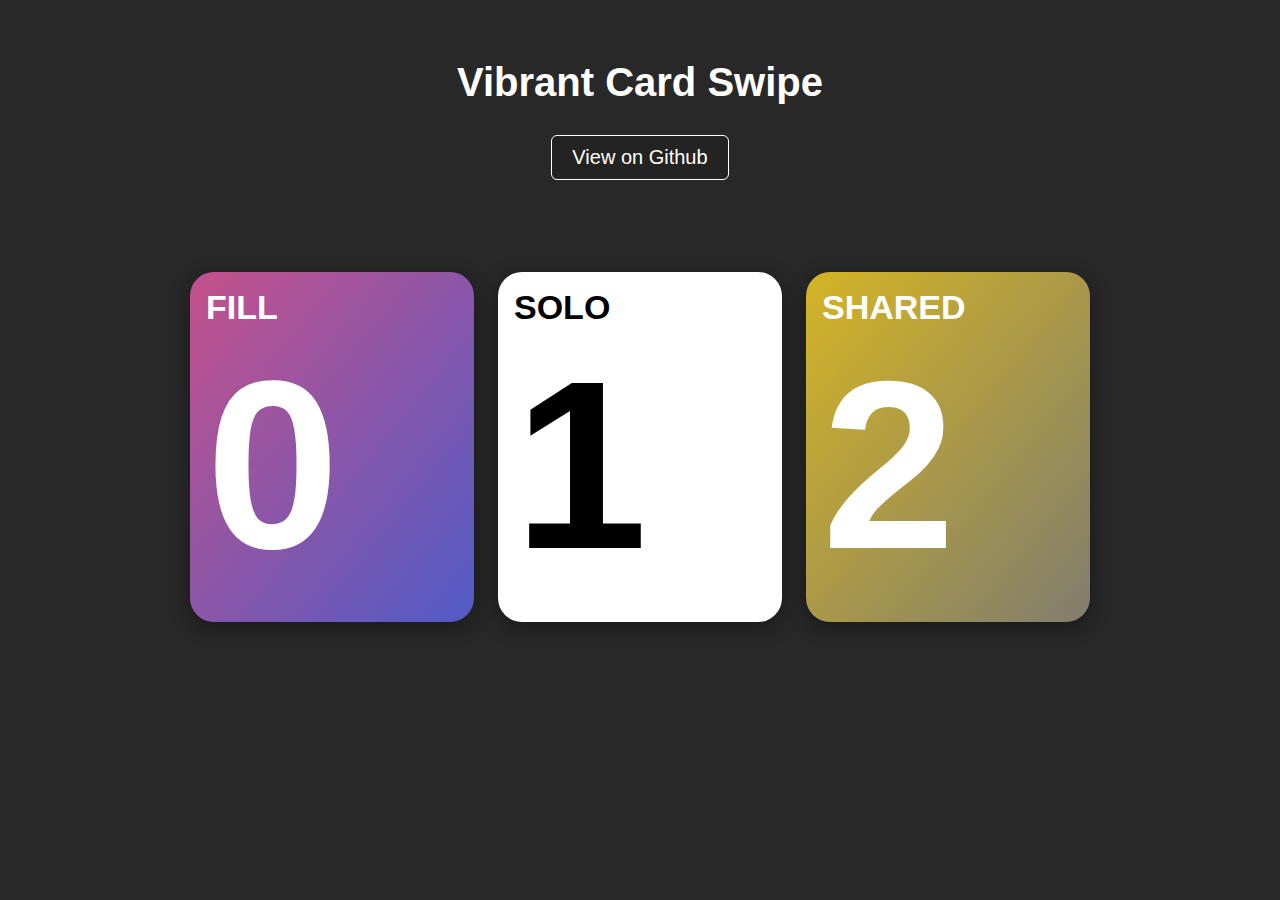
<file: index.html>
<!DOCTYPE html>
<html>

<head>
	<script type="text/javascript">
		var host = "mgoulao.github.io";
		if (
			window.location.host == host &&
			window.location.protocol != "https:"
		) {
			window.location.protocol = "https:";
		}
	</script>
	<meta charset="utf-8" />
	<meta http-equiv="X-UA-Compatible" content="IE=edge" />
	<meta name="description" content="Hi I'm Manuel. Thinking differently" />
	<meta name="viewport" content="initial-scale=1.0,user-scalable=no,maximum-scale=1,width=device-width" />



	<title>Vibrant Card Swipe by mgoulao</title>

	<!-- Favicon to work in all desktop browsers: -->
	<link rel="shortcut icon" sizes="192x192" href="./resources/icon.png" type="image/png" />
	<meta name="theme-color" content="#282828" />

	<!-- Open Graph data -->
	<meta property="og:type" content="website" />
	<meta property="og:site_name" content="Vibrant Card Swipe" />
	<meta property="og:url" content="https://mgoulao.github.io" />
	<!-- Twitter Card data -->
	<meta name="twitter:card" content="summary" />
	<meta name="twitter:site" content="@mgoulao1" />
	<meta name="twitter:title" content="Vibrant Card Swipe by mgoulao" />
	<meta name="twitter:url" content="https://mgoulao.github.io" />

	<link rel="stylesheet" type="text/css" href="main.css" />
	<script src="https://ajax.googleapis.com/ajax/libs/jquery/2.2.4/jquery.min.js"></script>
</head>

<body>
	<div class="jumbotron">
		<div class="jumbotron-content">
			<h2>Vibrant Card Swipe</h2>
			<!-- <img class="web-example" src="./web-example.png"> -->
			<a href=""><button>View on Github</button></a>
		</div>
	</div>
	<div class="main">
		<div id="card-1" class="card">
			<a href="./Fill/">
				<h3 class="slider-title">Fill</h3>
				<h1>0</h1>
			</a>
		</div>

		<div id="card-2" class="card">
			<a href="./Solo">
				<h3 class="slider-title">Solo</h3>
				<h1>1</h1>
			</a>
		</div>

		<div id="card-3" class="card">
			<a href="./Shared">
				<h3 class="slider-title">Shared</h3>
				<h1>2</h1>
			</a>
		</div>
	</div>
</body>

</html>
</file>
<file: main.css>
* {
	margin: 0;
	padding: 0;
	border: 0;
	vertical-align: baseline;
	-webkit-box-sizing: border-box;
	-moz-box-sizing: border-box;
	box-sizing: border-box;
	outline: none;
	-webkit-tap-highlight-color: rgba(255, 255, 255, 0);
	-webkit-user-select: none;
	-khtml-user-select: none;
	-moz-user-select: none;
	-ms-user-select: none;
	user-select: none;
}

html {
	height: 100%;
}

body {
	padding: 0;
	margin: 0;
	width: 100%;
	height: 100%;
	font-size: 20px;
	background: #282828;
	background-size: cover;
	font-family: "Poppins", sans-serif;
}

a {
	text-decoration: none;
	color: #212121;
}

.jumbotron {
	width: 100%;
	height: 240px;
	display: flex;
    flex-direction: row;
    align-items: center;
}

.jumbotron-content {
	margin: 0 auto;
	text-align: center;
}

.jumbotron h2 {
	color: #fff;
	text-align: center;
	position: relative;
	font-size: 40px;
	border-bottom-left-radius: 12px;
}

.jumbotron a {
	overflow: hidden;
}

.jumbotron button {
	font-size: 20px;
	margin-top: 30px;
	color: #fff;
	padding: 10px 20px;
	background: rgba(0, 0, 0, 0.1);
	border: 1px solid #fff;
	border-radius: 6px;
	cursor: pointer;
}

.jumbotron button:hover {
	background: rgba(0, 0, 0, 0.16);
}

.main {
	width: 900px;
	padding-top: 32px;
	position: relative;
	margin: 0 auto;
	display: grid;
	grid-template-columns: 1fr 1fr 1fr;
	grid-column-gap: 24px;
}

.card {
	width: 100%;
	min-height: 350px;
	position: relative;
	padding: 16px;
	border-radius: 24px;
	overflow: hidden;
	box-shadow: 0 5px 20px 0px rgba(0, 0, 0, 0.4);
	background: #fff;
	transition: box-shadow .5s ease-in-out;
}

.card:hover {
	box-shadow: 0 5px 20px 8px rgba(0, 0, 0, 0.4);
}

#card-1 {
	background: linear-gradient(to left top, #515bc6, #c5518b);
}

#card-3 {
	background: linear-gradient(
		to left top,
		rgb(128, 125, 110),
		rgb(212, 180, 37)
	);
}

#card-2 .slider-title,
#card-2 h1 {
	color: #000;
}

.card a {
	display: block;
}

.slider-title {
	color: #fff;
	font-size: 34px;
	text-transform: uppercase;
}

.card h1 {
	font-size: 240px;
	color: #fff;
}

.card img {
	width: 100%;
}

.web-example {
	width: 100%;
	transform: rotate3d(1, 1, 1, 45deg);
}

@media screen and (max-width: 920px) {
	.main {
		width: 90%;
		margin: 0 auto 30px auto;
	}
}

@media screen and (max-width: 700px) {
	.jumbotron {
		height: 200px;
	}

	.main {
		grid-template-columns: 1fr;
		grid-column-gap: 0;
		grid-row-gap: 40px;
	}
}
</file>
